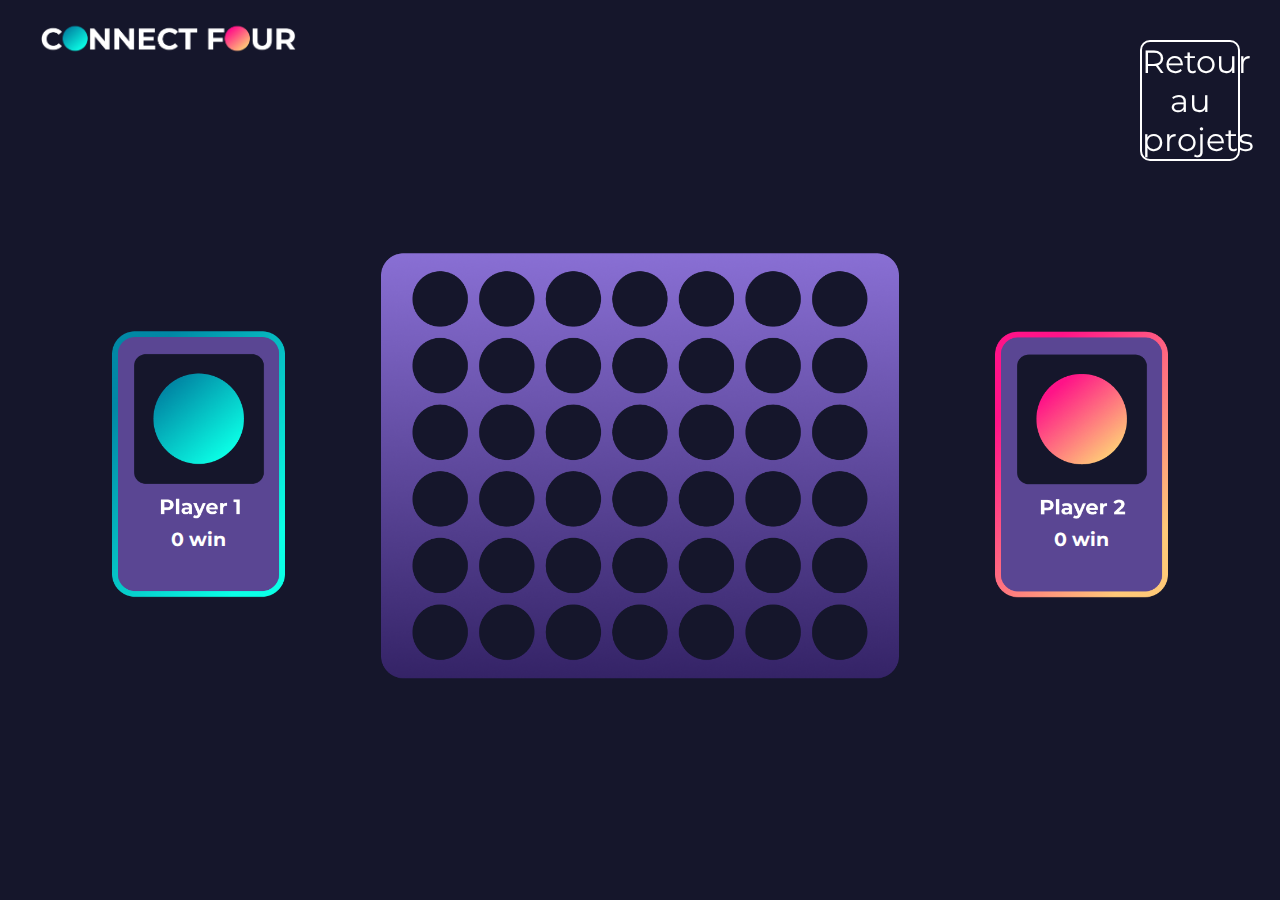
<file: coding/ConnectFour/index.html>
<!DOCTYPE html>
<html lang="en">
<head>
    <meta charset="UTF-8">
    <meta http-equiv="X-UA-Compatible" content="IE=edge">
    <meta name="viewport" content="width=device-width, initial-scale=1.0">
    <link rel="stylesheet" href="style.css">
    <link rel="shortcut icon" href="img/favicon.png" type="image/x-icon">
    <title>Connect Four</title>
</head>
<body onload="onLoad();">
    <main class="bottomReveal">
        <button onclick="exit()" id="exit">Retour au projets</button>
        <img id="logo" src="img/logo.png" alt="">
        <div id="main-div">

            <div class="cards-div">
                <img src="img/player1-card.png" alt="player1-card">
                <p><span id="p1score">0</span> win</p>
            </div>

            <div id="grid-div">
                <div class="columns-div">
                    <div class="column"></div>
                    <div class="column"></div>
                    <div class="column"></div>
                    <div class="column"></div>
                    <div class="column"></div>
                    <div class="column"></div>
                    <div class="column"></div>
                </div>
                <img id="grid" src="img/grid.png" alt="grid">
                <div id="end-popup">
                    <div id="top-line">
                        <h1>Player <span id="winner"></span> win</h1>
                        <a id="play-again">Play again</a>
                    </div>
                    <a id="reset">Reset score</a>
                </div>
            </div>

            <div class="cards-div">
                <img src="img/player2-card.png" alt="player2-card">
                <p><span id="p2score">0</span> win</p>
            </div>

        </div>
    </main>


    <script src="main.js"></script>
</body>
</html>
</file>
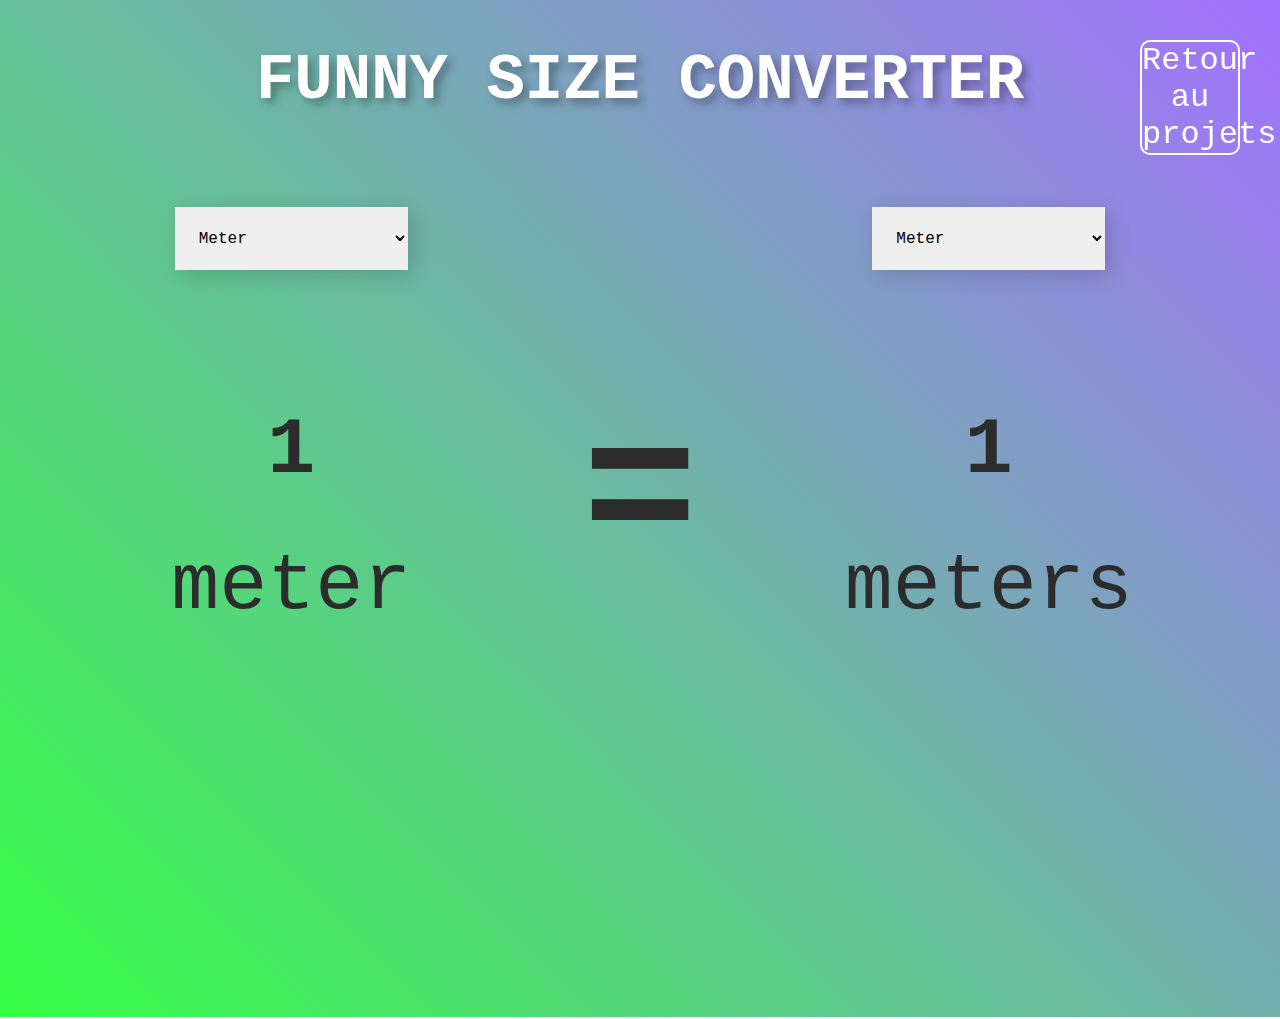
<file: coding/FunConverter/index.html>
<!DOCTYPE html>
<html lang="en">
<head>
    <meta charset="UTF-8">
    <meta http-equiv="X-UA-Compatible" content="IE=edge">
    <meta name="viewport" content="width=device-width, initial-scale=1.0">
    <title>Fun Converter</title>
    <link rel="stylesheet" href="style.css">
</head>
<body>
    <main class="bottomReveal">
        <button onclick="exit()" id="exit">Retour au projets</button>
    <h1>Funny size converter</h1>
    <div id="main-div">
        <div id="left-side">

            <select name="form1" id="form1">
                <option value="meters1">Meter</option>
                <option value="kilometers1">Kilometer</option>
                <option value="miles1">Mile</option>
                <option value="inches1">Inch</option>
                <option value="tour-eiffel1">Tour Eiffel</option>
                <option value="bigmac1">BigMac</option>
                <option value="macbook1">MacBook</option>
                <option value="iphone1">iPhone</option>
                <option value="falcon91">Space X Falcon 9</option>
                <option value="can1">33cl can</option>
                <option value="moon1">Moon</option>
                <option value="earth1">Earth</option>
                <option value="sun1">Sun</option>
                <option value="christ-redeemer1">Chris Redeemer</option>
                <option value="human1">Human</option>
                <option value="basketball1">Basketball</option>
                <option value="shiba1">Shiba</option>
                <option value="truck1">Truck</option>
            </select>

            <p id="one">1</p>

            <div class="img-div">
                <p id="meters1" class="unit1">meter</p>
                <p id="kilometers1" class="unit1">kilometer</p>
                <p id="inches1" class="unit1">inche</p>
                <p id="miles1" class="unit1">mile</p>
                <img id="tour-eiffel1" class="img1" src="img/tour-eiffel.png" alt="">
                <img id="bigmac1" class="img1" src="img/bigmac.png" alt="">
                <img id="falcon91" class="img1" src="img/falcon9.png" alt="">
                <img id="macbook1" class="img1" src="img/macbook.png" alt="">
                <img id="iphone1" class="img1" src="img/iphone.png" alt="">
                <img id="can1" class="img1" src="img/can.png" alt="">
                <img id="moon1" class="img1" src="img/moon.png" alt="">
                <img src="img/earth.png" alt="" id="earth1" class="img1">
                <img src="img/sun.png" alt="" id="sun1" class="img1">
                <img src="img/christ-the-redeemer.png" alt="" id="christ-redeemer1" class="img1">
                <img src="img/human.png" alt="" id="human1" class="img1">
                <img src="img/basketball.png" alt="" id="basketball1" class="img1">
                <img src="img/shiba.png" alt="" id="shiba1" class="img1">
                <img src="img/truck.png" alt="" id="truck1" class="img1">
            </div>
        </div>

        <p id="equal">=</p>

        <div id="right-side">

            <select name="form2" id="form2">
                <option value="meters2">Meter</option>
                <option value="kilometers2">Kilometer</option>
                <option value="miles2">Mile</option>
                <option value="inches2">Inche</option>
                <option value="tour-eiffel2">Tour Eiffel</option>
                <option value="bigmac2">BigMac</option>
                <option value="macbook2">MacBook</option>
                <option value="iphone2">iPhone</option>
                <option value="falcon92">Space X Falcon 9</option>
                <option value="can2">33cl can</option>
                <option value="moon2">Moon</option>
                <option value="earth2">Earth</option>
                <option value="sun2">Sun</option>
                <option value="christ-redeemer2">Chris Redeemer</option>
                <option value="human2">Human</option>
                <option value="basketball2">Basketball</option>
                <option value="shiba2">Shiba</option>
                <option value="truck2">Truck</option>
              </select>

              <p id="result">1</p>

              <div class="img-div">
                <p id="meters2" class="unit2">meters</p>
                <p id="kilometers2" class="unit2">kilometers</p>
                <p id="inches2" class="unit2">inches</p>
                <p id="miles2" class="unit2">miles</p>
                <img id="tour-eiffel2" class="img2" src="img/tour-eiffel.png" alt="">
                <img id="bigmac2" class="img2" src="img/bigmac.png" alt="">
                <img id="falcon92" class="img2" src="img/falcon9.png" alt="">
                <img id="macbook2" class="img2" src="img/macbook.png" alt="">
                <img id="iphone2" class="img2" src="img/iphone.png" alt="">
                <img id="can2" class="img2" src="img/can.png" alt="">
                <img id="moon2" class="img2" src="img/moon.png" alt="">
                <img src="img/earth.png" alt="" id="earth2" class="img2">
                <img src="img/sun.png" alt="" id="sun2" class="img2">
                <img src="img/christ-the-redeemer.png" alt="" id="christ-redeemer2" class="img2">
                <img src="img/human.png" alt="" id="human2" class="img2">
                <img src="img/basketball.png" alt="" id="basketball2" class="img2">
                <img src="img/shiba.png" alt="" id="shiba2" class="img2">
                <img src="img/truck.png" alt="" id="truck2" class="img2">
            </div>
        </div>
    </div>
    </main>

    <script src="main.js"></script>
</body>
</html>
</file>
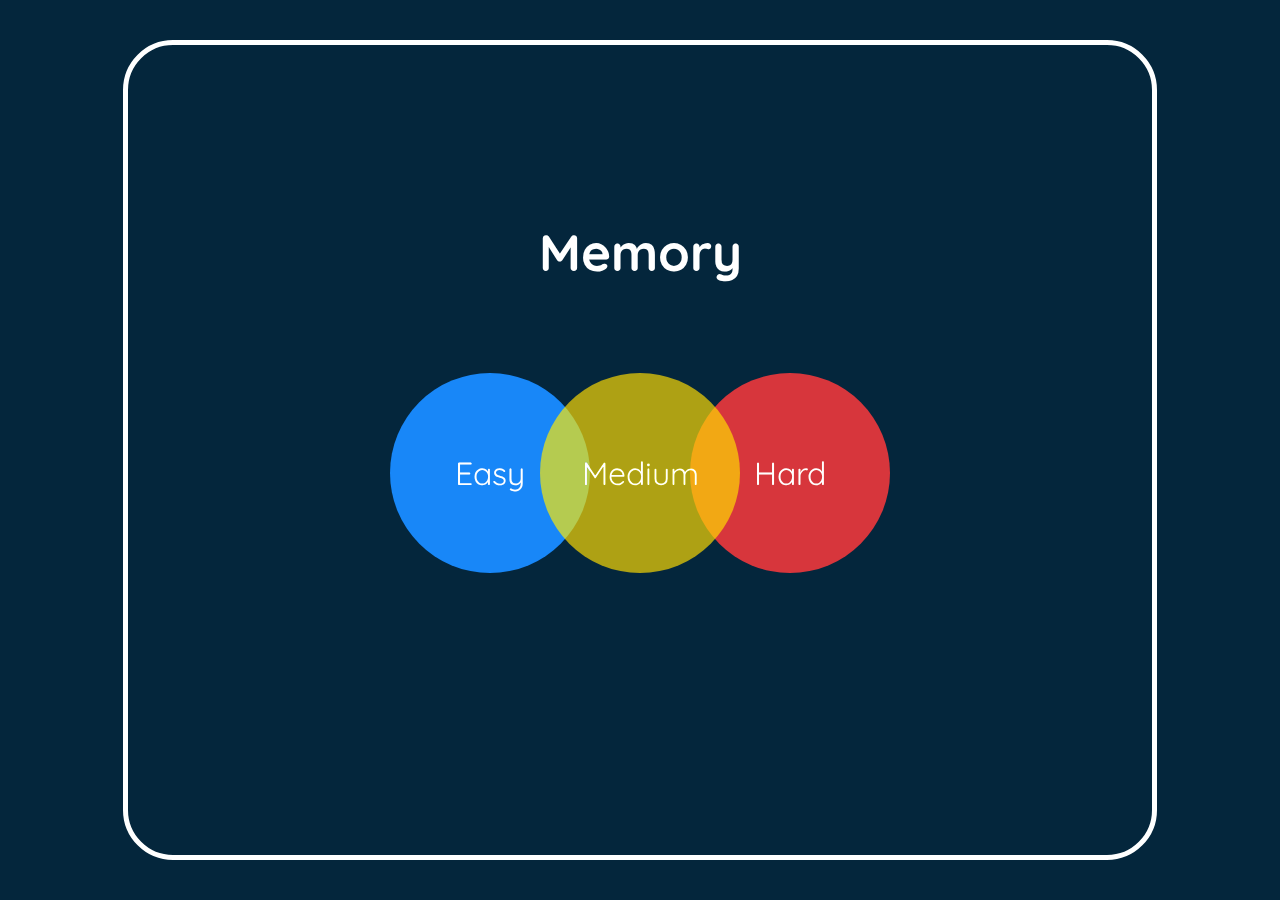
<file: coding/MemoryGame/index.html>
<!DOCTYPE html>
<html lang="en">
<head>
    <meta charset="UTF-8">
    <meta http-equiv="X-UA-Compatible" content="IE=edge">
    <meta name="viewport" content="width=device-width, initial-scale=1.0">
    <title>Memory - Menu</title>
    <link rel="stylesheet" href="style.css">
    <link rel="icon" type="image/x-icon" href="img/favicon.jpg">
</head>

<body id="menu">
    <main class="bottomReveal">
        <div id="main-div">
            <div id="title-div">
                <h1>Memory</h1>
            </div>

            <div id="button-div">
                <a id="btn1" onclick="onLevelSelect('easy');">Easy</a>
                <a id="btn2" onclick="onLevelSelect('medium');">Medium</a>
                <a  id="btn3" onclick="onLevelSelect('hard');">Hard</a>
            </div>
        </div>
    <main>

    <script src="menu.js"></script>
</body>

</html>
</file>
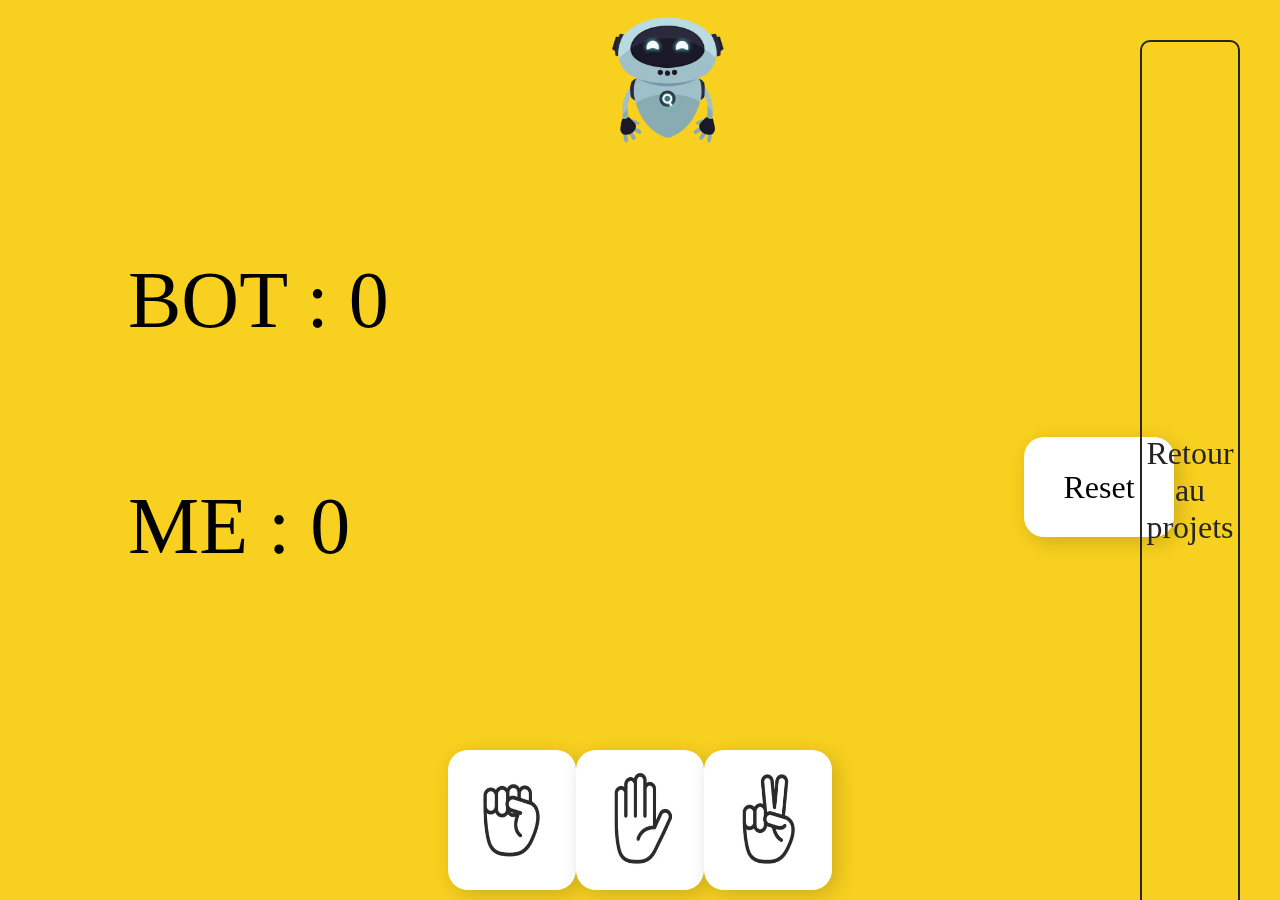
<file: coding/RockPaperScissors/index.html>
<!DOCTYPE html>
<html lang="en">
<head>
    <meta charset="UTF-8">
    <meta http-equiv="X-UA-Compatible" content="IE=edge">
    <meta name="viewport" content="width=device-width, initial-scale=1.0">
    <title>RockPaperScissors</title>
    <link rel="stylesheet" href="style.css">
    <script src="//ajax.googleapis.com/ajax/libs/jquery/1.9.1/jquery.min.js"></script>
</head>

<body>
    <main class="bottomReveal">
        <button onclick="exit()" id="exit">Retour au projets</button>
        <div id="bg"></div>
        <div id="bot-div">
            <div id="win-or-loose">
                <img src="img/win.png" id="win" alt="">
                <img src="img/loose.png" id="loose" alt="">
            </div>
            <img src="img/bot.png" id="bot" alt="bot">
        </div>

        <div id="bot-choice">
            <img src="img/bot-rock.png" id="bot-rock" alt="">
            <img src="img/bot-paper.png" id="bot-paper" alt="">
            <img src="img/bot-scissors.png" id="bot-scissors" alt="">
        </div>

        <div id="user-choice">
            <img src="img/user-rock.png" id="user-rock" alt="">
            <img src="img/user-paper.png" id="user-paper" alt="">
            <img src="img/user-scissors.png" id="user-scissors" alt="">
        </div>

        <div id="user-btns">
            <input type="image" id="rock-btn" src="img/rock-btn.png">
            <input type="image" id="paper-btn" src="img/paper-btn.png">
            <input type="image" id="scissors-btn" src="img/scissors-btn.png">
        </div>

        <div id="points">
            <p>BOT :&nbsp;<span id="botPoint">0</span></p>
            <p>ME :&nbsp;<span id="myPoint">0</span></p>
        </div>

        <button id="reset-btn">Reset</button>
    </main>

    <script src="main.js"></script>
</body>
</html>
</file>
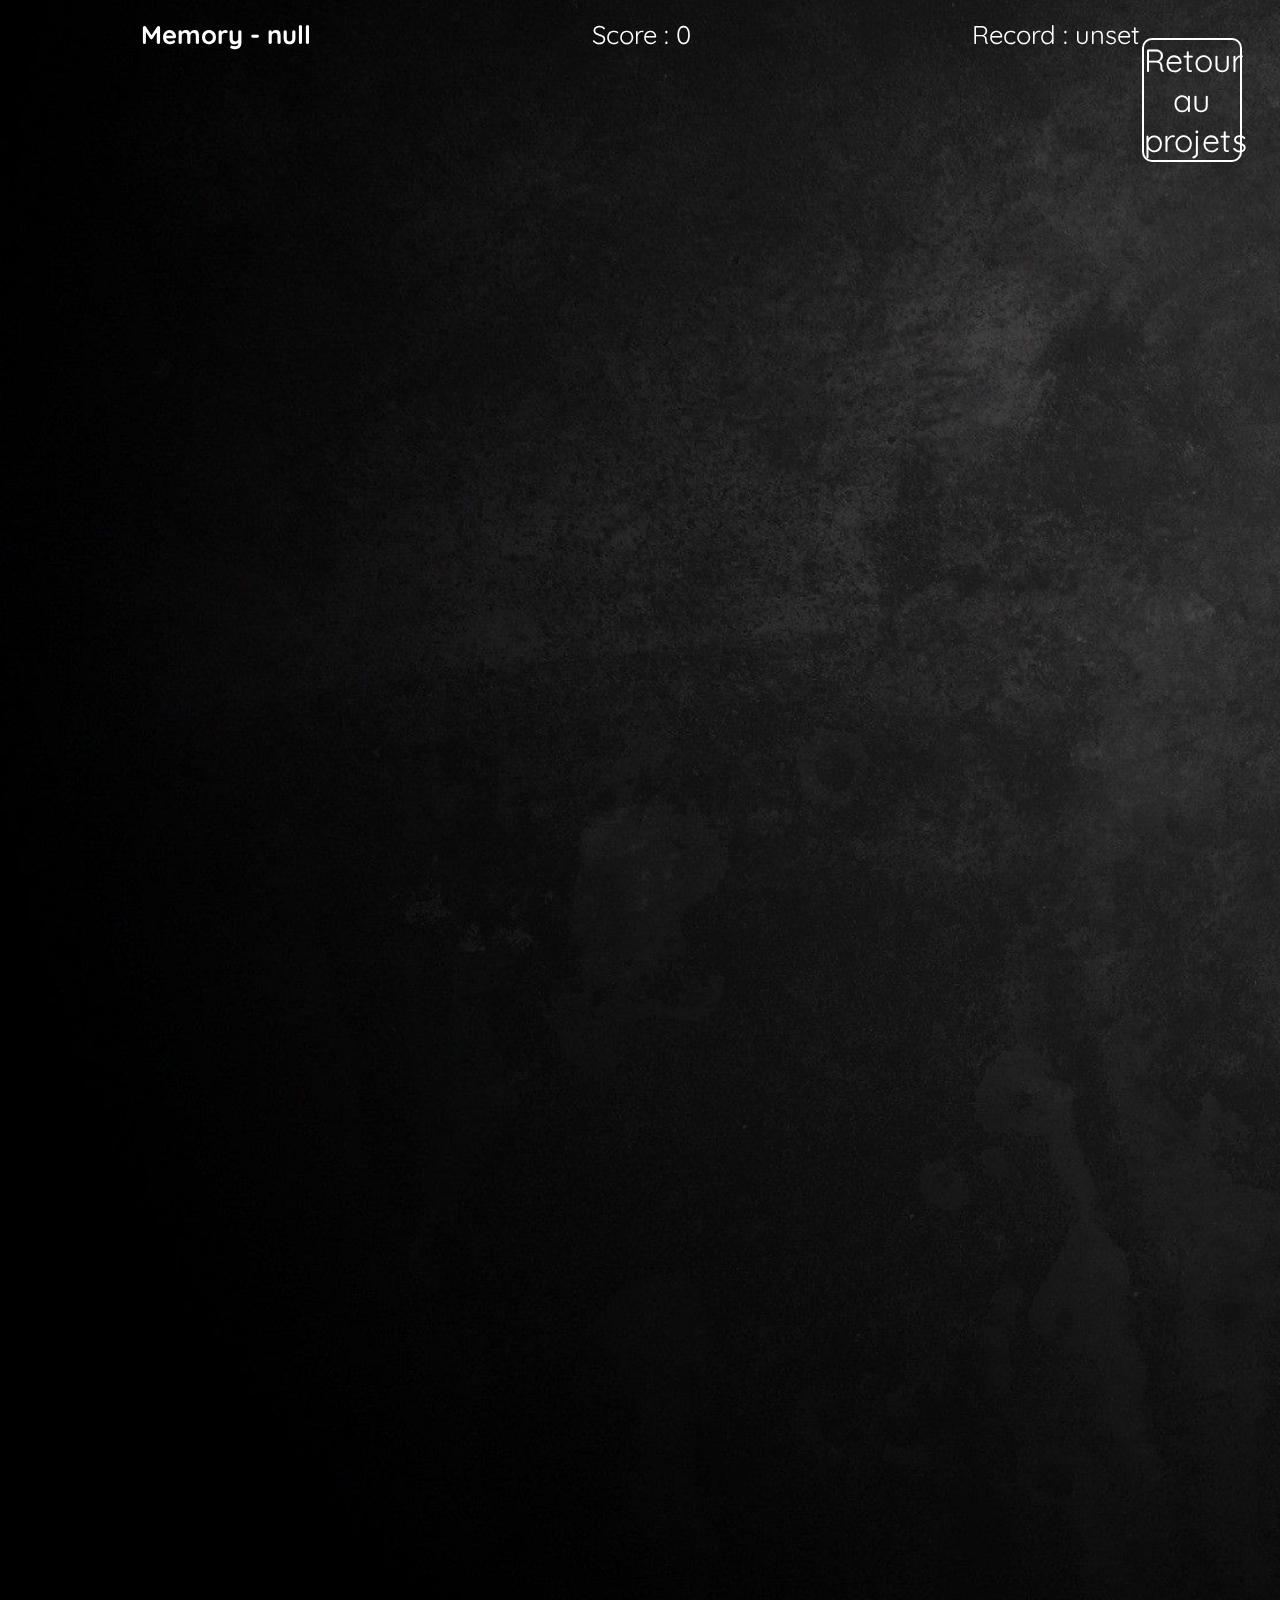
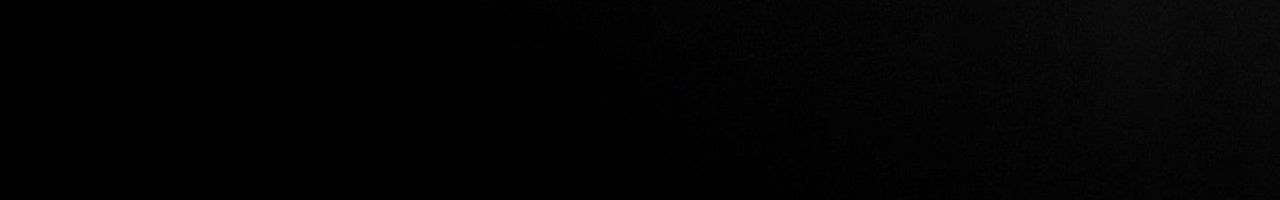
<file: coding/MemoryGame/game.html>
<!DOCTYPE html>
<html lang="en">
<head>
    <meta charset="UTF-8">
    <meta http-equiv="X-UA-Compatible" content="IE=edge">
    <meta name="viewport" content="width=device-width, initial-scale=1.0">
    <title>Memory - Easy</title>
    <link rel="stylesheet" href="style.css">
    <link rel="icon" type="image/x-icon" href="img/favicon.jpg">
</head>
<body id="game" onload="onload();">
    <main class="bottomReveal2">
        <button onclick="exit()" id="exit">Retour au projets</button>
    
        <div id="textdiv">
            <h1 id="title">Memory</h1>
            <p id="score">Score : <span id="score-value">0</span></p>
            <p id="record">Record : <span id="record-value">0</span></p> 
        </div>

        <div id="cards-div">

        </div>

        <div class="end-popup">
            <h2 class="endmessage">Congrats !</h2>
            <div id="button-div">
                <a id="btn1" onclick="onLevelSelect('medium');">Medium</a>            
                <a href="game.html" id="btn2">Restart</a>
                <a id="btn3" onclick="onLevelSelect('hard');">Hard</a>
            </div>
            <button id="reset-btn" onclick="resetRecord();">Reset record</button>
        </div>

        <div class="end-popup">
            <h2 class="endmessage">Congrats !</h2>
            <div id="button-div">
                <a id="btn1" onclick="onLevelSelect('easy');">Easy </a>            
                <a href="game.html" id="btn2">Restart</a>
                <a id="btn3" onclick="onLevelSelect('hard');">Hard</a>
            </div>
            <button id="reset-btn" onclick="resetRecord();">Reset record</button>
        </div>

        <div class="end-popup">
            <h2 class="endmessage">Congrats !</h2>
            <div id="button-div">
                <a id="btn1" onclick="onLevelSelect('easy');">Easy</a>            
                <a href="game.html" id="btn2">Restart</a>
                <a id="btn3" onclick="onLevelSelect('medium');">Medium</a>
            </div>
            <button id="reset-btn" onclick="resetRecord();">Reset record</button>
        </div>
    </main>
    
    <script src="main.js"></script>
    <script src="menu.js"></script>
</body>
</html>
</file>
<file: coding/ConnectFour/style.css>
@import url('https://fonts.googleapis.com/css?family=Montserrat');
@import url(../../main.css);

* {
    margin: 0;
    padding: 0;
    font-family: 'Montserrat';
    cursor: auto;
}

body {
    height: 100vh;
    width: 100%;
    overflow: hidden;
}

.bottomReveal {
    animation: bottomReveal 0.4s forwards;
    transition-timing-function: cubic-bezier(.09,.36,.29,.99);
    background-color: #15162B;
    height: 100vh;
}

#main-div {
    display: flex;
    align-items: center;
    justify-content: space-around;
    position: relative;
    width: 90%;
    margin-left: auto;
    margin-right: auto;
    left: 0; 
    right: 0; 
    top: 45%;
    -ms-transform: translateY(-50%);
    transform: translateY(-50%);
}

#logo {
    width: 20%;
    margin: 20px 0 0 40px;
}

h1 {
    color: #ffffff;
    margin-top: 2vh;
    font-size: 3rem;
    text-align: center;
}

#grid {
    width: -webkit-fill-available;
    margin-top: 0.2vw;
    user-select: none;
}

#cards-div {
    width: 100%;
    display: flex;
    justify-content: space-between;
    position: absolute;
    justify-self: center;
}

p {
    position: absolute;
    color: #ffffff;
    font-size: 1.5vw;
    font-weight: bold;
    margin-bottom: 4%;
}

.cards-div {
    width: 15%;
    display: flex;
    align-items: flex-end;
    justify-content: center;
    user-select: none;
}

.cards-div img {
    width: -webkit-fill-available;
}

.columns-div {
    position: absolute;
    display: flex;
    width: 45%;
    height: -webkit-fill-available;
    justify-content: center;
}

.column {
    width: 12.85%;
    background-color: transparent;
    opacity: 1;
    display: flex;
    flex-direction: column-reverse;
    align-items: center;
    justify-content: flex-start;
    padding-bottom: 0.9vw;
}

#grid-div {
    aspect-ratio: 5/4;
    width: 45%;
    display: flex;
    flex-direction: column;
    justify-content: flex-end;
    align-items: center;
}

.token {
    width: 88%;
    margin: 0.32vw 0;
    position: relative;
    z-index: -1;
    user-select: none;
    animation: slideDown 0.8s linear;
}

@keyframes slideDown {
    0%{
        transform: translateY(-100vh);
    }
    50%, 80%, 100% {
        transform: translateY(0);
    }
    65%{
        transform: translateY(-12vh);
    }
    90%{
        transform: translateY(-5vh);
    }
}

#end-popup {
    position: absolute;
    display: flex;
    flex-direction: column;
    align-items: baseline;
    margin-bottom: -130px;
    align-items: center;
    display: none;
}

#top-line {
    display: flex;
    gap: 50px;
    align-items: center;
}

a {
    height: 50px;
    background-color: rgba(250, 128, 114, 0);
    color: #ffffff;
    border: none;
    transition: 0.3s;
    display: flex;
    align-items: center;
    justify-content: center;
}

a:hover {
    color: #09E4D7;
    cursor: pointer;
}

#top-line a {
    border: 2px #ffffff solid;
    border-radius: 10px;
    width: 15vw;
    text-decoration: none;
}

#top-line a:hover {
    border: 2px #ffffff solid;
    background-color: #ffffff;
    color: #15162B;
}

#top-line h1 {
    font-size: 2vw;
    margin-top: 0;
}

@keyframes tokenFall {
    0%{
        transform: translateY(0);
    }
    100%{
        transform: translateY(100vh);
    }
}

.token-fall {
    animation: tokenFall 1s ease-in;
}

@media (max-width: 900px) {

}

@media (max-width: 700px) {
    .columns-div {
        width: 90%;
    }

    #grid-div {
        width: 90%;
    }

    #main-div {
        flex-wrap: wrap;
        justify-content: center;
        top: 80vw;
        width: 100%;
    }

    .cards-div:nth-child(1) {
        width: 30%;
        order: 1;
        margin: 10px 20px;
    }

    .cards-div:nth-child(3) {
        width: 30%;
        order: 2;
        margin: 10px 20px;
    }

    .column {
        padding-bottom: 2.5vw;
        gap: 0.7vw;
    }

    p {
        margin-bottom: 6%;
        font-size: 16px;
    }

    #top-line a {
        width: 50vw;
        height: 30px;
    }

    #top-line h1 {
        font-size: 5vw;
    }

    #top-line {
        flex-direction: column;
        gap: 5px;
    }

    #end-popup {
        margin-bottom: -85vw;
    }

    #logo {
        width: 40vw;
        left: 50%;
        position: relative;
        transform: translateX(-50%);
        top: 20px;
        margin: auto;
    }

    #play-again {
        height: 40px;
    }
}
</file>
<file: coding/FunConverter/style.css>
@import url(../../main.css);

* {
    margin: 0;
    padding: 0;
    font-family: 'Roboto Mono', monospace;
    cursor: auto;
}

body {
    width: 100%;
    overflow: hidden;
}

.bottomReveal {
    background: linear-gradient(45deg, #35ff46 0%, #a371ff 100%);
    animation: bottomReveal 0.4s forwards;
    transition-timing-function: cubic-bezier(.09,.36,.29,.99);
}

h1 {
    text-align: center;
    font-size: 4rem;
    text-transform: uppercase;
    padding-top: 5vh;
    font-weight: bold;
    color: #ffffff;
    filter: drop-shadow(5px 5px 5px rgba(0, 0, 0, 0.322));
}

#main-div {
    display: flex;
    width: 100%;
}

#left-side , #right-side {
    width: 50%;
    height: 100vh;
    display: flex;
    flex-direction: column;
}

#equal {
    font-size: 12rem;
    font-weight: 800;
    margin-top: 30vh;
    color: rgb(44, 44, 44);
}

select {
    width: 40%;
    height: 7vh;
    border: none;
    font-size: 1rem;
    padding: 20px;
    margin-left: auto;
    margin-right: auto;
    margin-top: 10vh;
    box-shadow: 5px 5px 20px #0000002a;
}

.img1 , .img2 { 
    display: none;
    width: 90%;
    position: absolute;
    left: 50%;
    transform: translate(-50%, 0);
}

.unit1 , .unit2 {
    position: absolute;
    text-align: center;
    font-size: 5rem;
    left: 50%;
    transform: translate(-50%, 0);
    color: rgb(44, 44, 44);
    display: none;
}

.img-div {
    width: 40%;
    height: 40vh;
    margin-left: auto;
    margin-right: auto;
    position: relative;
    margin-top: 5vh;
}

#one , #result {
    font-size: 5rem;
    font-weight: 600;
    color: rgb(44, 44, 44);
    text-align: center;
    margin-top: 15vh;
}

#meters1 , #meters2 {
    display: block;
}
</file>
<file: coding/MemoryGame/style.css>
@import url('https://fonts.googleapis.com/css2?family=Quicksand:wght@600&family=Roboto+Mono&display=swap');
@import url(../../main.css);

* {
    margin: 0;
    padding: 0;
    font-family: 'Quicksand', sans-serif;
    cursor: auto;
}

#menu {
    overflow: hidden;
}

#main-div {
    border: solid white 5px;
    border-radius: 50px;
    width: 80%;
    height: 90vh;
    display: flex;
    flex-direction: column;
    justify-content: center;
    align-items: center;
}

#title-div {
    width: 100%;
    height: 10vh;
    font-size: 2vw;
    color: #ffffff;
    display: flex;
    justify-content: center;
    margin: -10vh 0 5vh 0;
}

#reset-btn {
    width: 20%;
    height: 5vh;
    border-radius: 10px;
    align-self: flex-end;
    margin-top: 5vh;
    transition: 0.3s;
    background-color: #04263c00;
    color: #ffffff;
    border: none;
}

#reset-btn:hover {
    color: #d73636;
}

.bottomReveal {
    animation: bottomReveal 0.4s forwards;
    transition-timing-function: cubic-bezier(.09,.36,.29,.99);
    width: 100%;
    height: 100vh;
    display: flex;
    justify-content: center;
    align-items: center;
    background: #04263c;
}

.bottomReveal2 {
    animation: bottomReveal 0.4s forwards;
    transition-timing-function: cubic-bezier(.09,.36,.29,.99);
    background: rgb(24, 24, 24) url(img/background.jpg);
    background-size: cover;
    height: 200vh;
}

#exit {
    margin: 3%;
}

#textdiv {
    padding: 2vh 0;
    display: flex;
    justify-content: space-around;
    width: 100%;
    position: fixed;
    z-index: 3;
    left: 50%;
    transform: translate(-50%, 0);
    transition: 0.3s;
    background-color: #c0632000;
}

#title , #record , #score {
    font-size: 2vw;
    color: #ffffff;
}

#cards-div {
    display: flex;
    flex-wrap: wrap;
    justify-content: center;
    margin: 6vw 0;
    position: absolute;
    visibility: inherit;
    z-index: 1; 
}

.card-div-unfound , .card-div-found {
    margin: 1%;
    overflow: hidden;
    position: relative;
    height: 295px;
}

.card-div-found:before {
    content: '';
    position: absolute;
    top: 0;
    left: -150px;
    width: 70px;
    height: 100%;
    background: rgba(255,255,255, 0.3);
    transform: skewX(-30deg);
    animation-name: slide;
    animation-duration: 0.7s;
    animation-timing-function: ease-in-out;
    animation-delay: .1s;
    background: linear-gradient(
        to right, 
        rgba(255, 255, 255, 0.13) 0%,
        rgba(255, 255, 255, 0.13) 77%,
        rgba(255, 255, 255, 0.5) 92%,
        rgba(255, 255, 255, 0.0) 100%
    );
  }

  
  @keyframes slide {
    0% {
      left: -100px;
      top: 0px;
    }
    100% {
      left: 290px;
      top: 0;
    }
  }
  

.unfoundcard {
    margin: 1%;
    width: 190px;
    transition: 0.15s;
}
  
.found {
    margin: 1%;
    width: 190px;
    animation: differentCard 0.1s 2;
    animation-direction: alternate;
    transition: 0.15s;
    position: relative;
    z-index: -1;
}

.end-popup {
    height: 70vh;
    width: 70%;
    border-radius: 30px;
    margin-top: 12vh;
    background-color:#04263ce5;
    border: solid white 5px;
    z-index: 2;
    position: fixed;
    left: 50%;
    transform: translate(-50%, 0);
    flex-direction: column;
    display: flex;
    box-shadow: 0 0 0 25px #04263c;
    justify-content: center;
    display: none;
}

#button-div {
    display: flex;
    justify-content: center;
}


#button-div a:nth-child(1) {
    background-color: #1887f8;
    mix-blend-mode: lighten;
}

#button-div a:nth-child(2) {
    background-color: #ffea00ad;
    mix-blend-mode: hard-light;
    position: relative;
    z-index: 2;
    text-decoration: none;
}

#button-div a:nth-child(3) {
    background-color: #d73636;
    mix-blend-mode: lighten;
}

#button-div a:hover {
    scale: 1.2;
}

.end-popup h2 {
    color: #ffffff;
    text-align: center;
    font-size: 4vw;
    margin-bottom: 5vh;
}

#button-div a {
    font-size: 2rem;
    border-radius: 200px;
    width: 200px;
    height: 200px;
    border: none;
    transition: 0.3s;
    color: #ffffff;
    justify-content: center;
    display: flex;
    align-items: center;
    margin: 2vh -25px;
}


@media (max-width: 900px) {
    #title-div {
        font-size: 24px;
    }

    #title , #record , #score {
        font-size: 4vw;
    }

    .card-div-unfound {
        width: 20%;
        height: fit-content;
    }

    .unfoundcard {
        width: 100%;
    }

    #cards-div {
        margin-top: 11vw;
    }

    .end-popup h2 {
        font-size: 32px;
        margin-bottom: 8vh;
        margin-top: -5vh;
    }

    #button-div {
        flex-direction: column;
        align-items: center;
    }

    #button-div a {
        margin: -35px;
        scale: 0.8;
    }

    .end-popup {
        width: 85%;
        height: 85vh;
        box-shadow: 0 0 0 15px #04263c;
        border: solid white 3px;
        margin-top: 8vh;
    }

    #button-div button {
        width: 180px;
        height: 180px;
        font-size: 24px;
    }

    .end-popup h2 {
        margin-bottom: 4vh;
    }
}
</file>
<file: coding/RockPaperScissors/style.css>
@import url(../../main.css);

* {
    margin: 0;
    padding: 0;
    font-family: 'Segoe UI';
    width: 100%;
    height: 100vh;
    overflow: hidden;
    cursor: auto;
}

#exit {
    border: 2px solid var(--dark);
    color: var(--dark);

}

#exit:hover {
    background-color: var(--dark);
    color: #ffffff;
}

body {
    background: #ffffff;
    height: 100vh;
    width: 100%;
}

.bottomReveal {
    animation: bottomReveal 0.4s forwards;
    transition-timing-function: cubic-bezier(.09,.36,.29,.99);
}

#bg {
    position: fixed;
    background-color: #f8d01f;
    z-index: -5;
}

#bot-div {
    display: flex;
    height: 160px;
    justify-content: center;
    position: relative;
    right: 5.6%;
    overflow: initial;
}

#win-or-loose {
    display: block;
    width: 200px;
    margin-top: 7vh;
    height: inherit;
}

#win-or-loose img {
    width: 200px;
    height: auto;
    position: absolute;
    display: none;
}

#bot {
    width: auto;
    display: block;
    height: auto;
}

#bot-choice {
    width: 250px;
    height: 250px;
    display: block;
    margin-left: 55%;
}

#bot-choice img {
    position: absolute;
    width: 250px;
    height: 250px;
    display: none;
}

#user-choice {
    width: 250px;
    height: 250px;
    display: block;
    margin-left: 33%;
    margin-top: 5vh;
}

#user-choice img {
    position: absolute;
    width: 250px;
    height: 250px;
    rotate: -70deg;
    display: none;
}

#user-btns{
    margin-left: auto;
    margin-right: auto;
    display: flex;
    justify-content: space-between;
    width: 30%;
    margin-top: 5vh;
    overflow: initial;
}

#user-btns input {
    width: 100px;
    height: 100px;
    background-color: #ffffff;
    border-radius: 20px;
    box-shadow: 5px 5px 20px #0000002a;
    padding: 20px;
}

#user-btns input:hover {
    background-color: #C9C056;
}

#points {
    position: relative;
    top: -170vh;
    left: 10%;
    height: auto;
    width: fit-content;

}

#points p {
    height: auto;
    font-size: 5rem;
    font-weight: 500;
    margin: 15vh 0;
}

#reset-btn {
    position: relative;
    top: -200vh;
    left: 80%;
    width: 150px;
    height: 100px;
    background-color: #ffffff;
    border-radius: 20px;
    box-shadow: 5px 5px 20px #0000002a;
    border: none;
    font-size: 2rem;
    font-weight: 500;
}

#reset-btn:hover {
    background-color: #C9C056;
}
</file>
